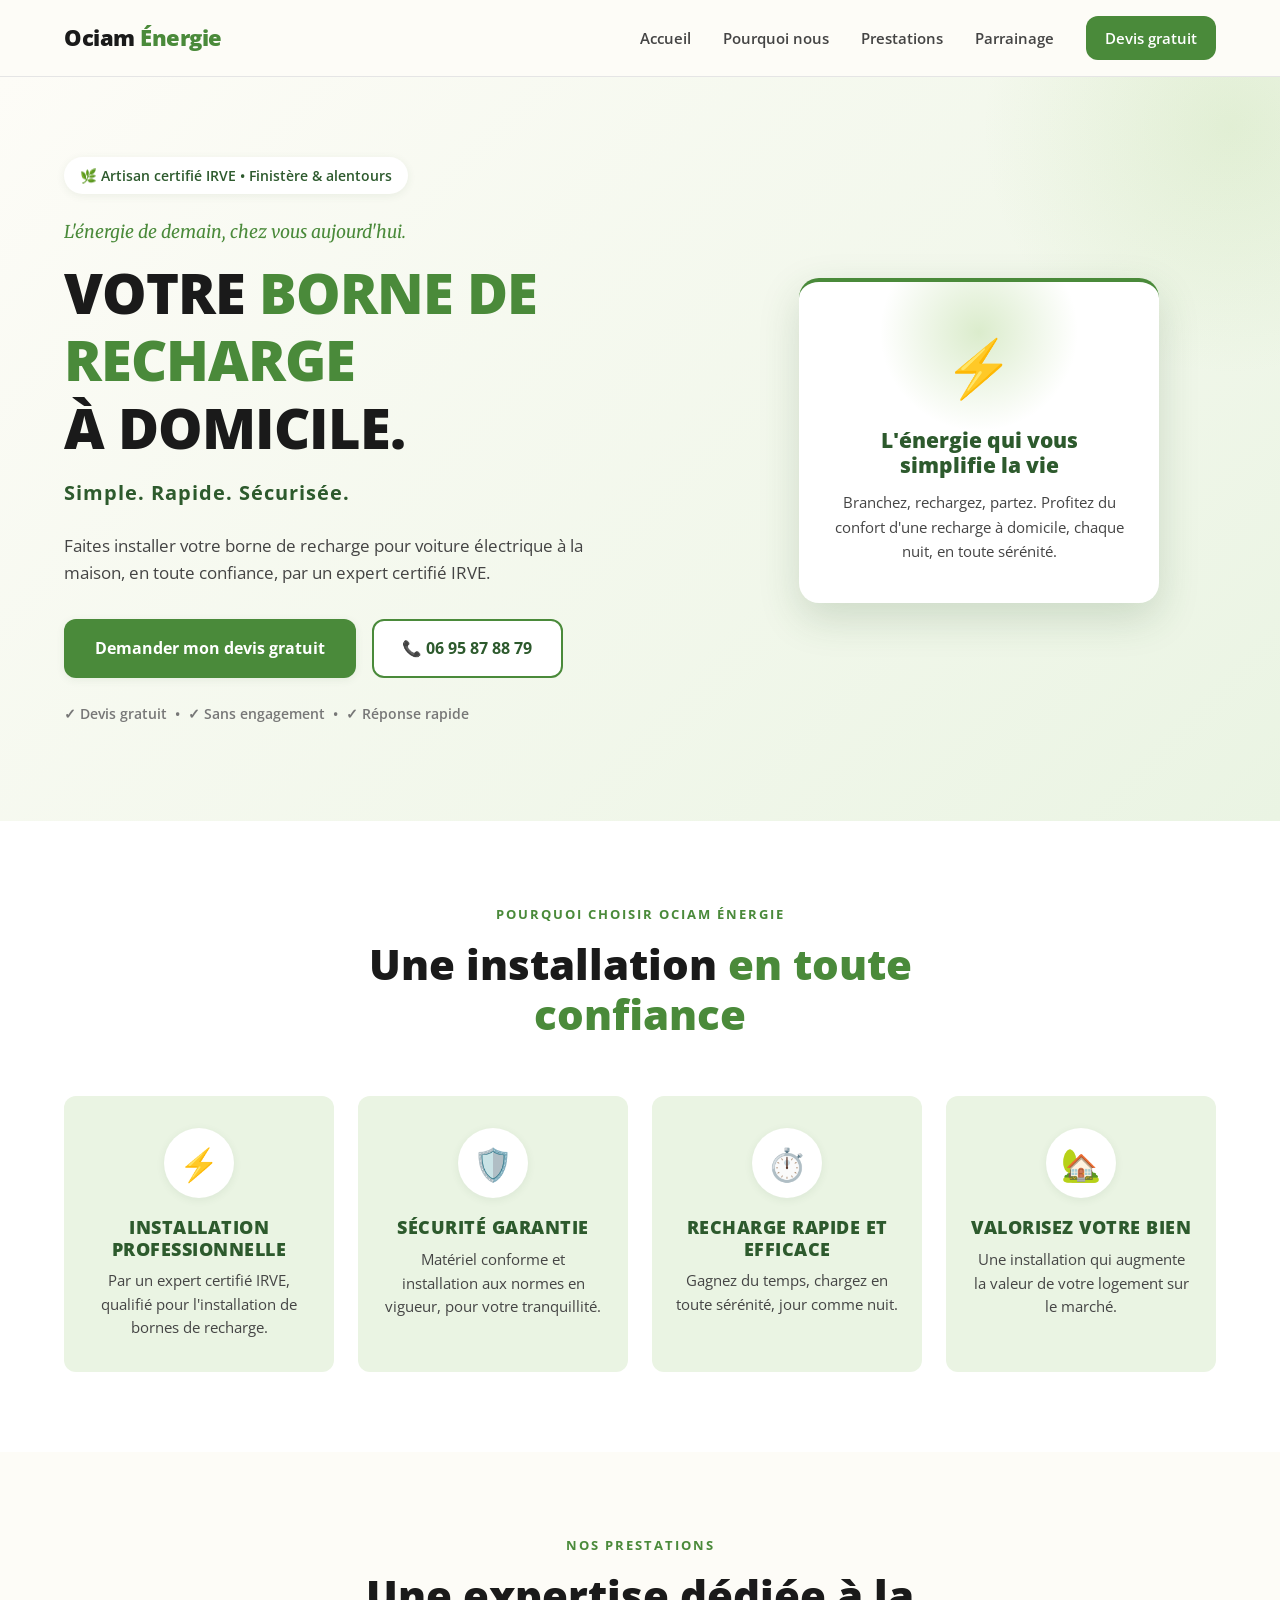
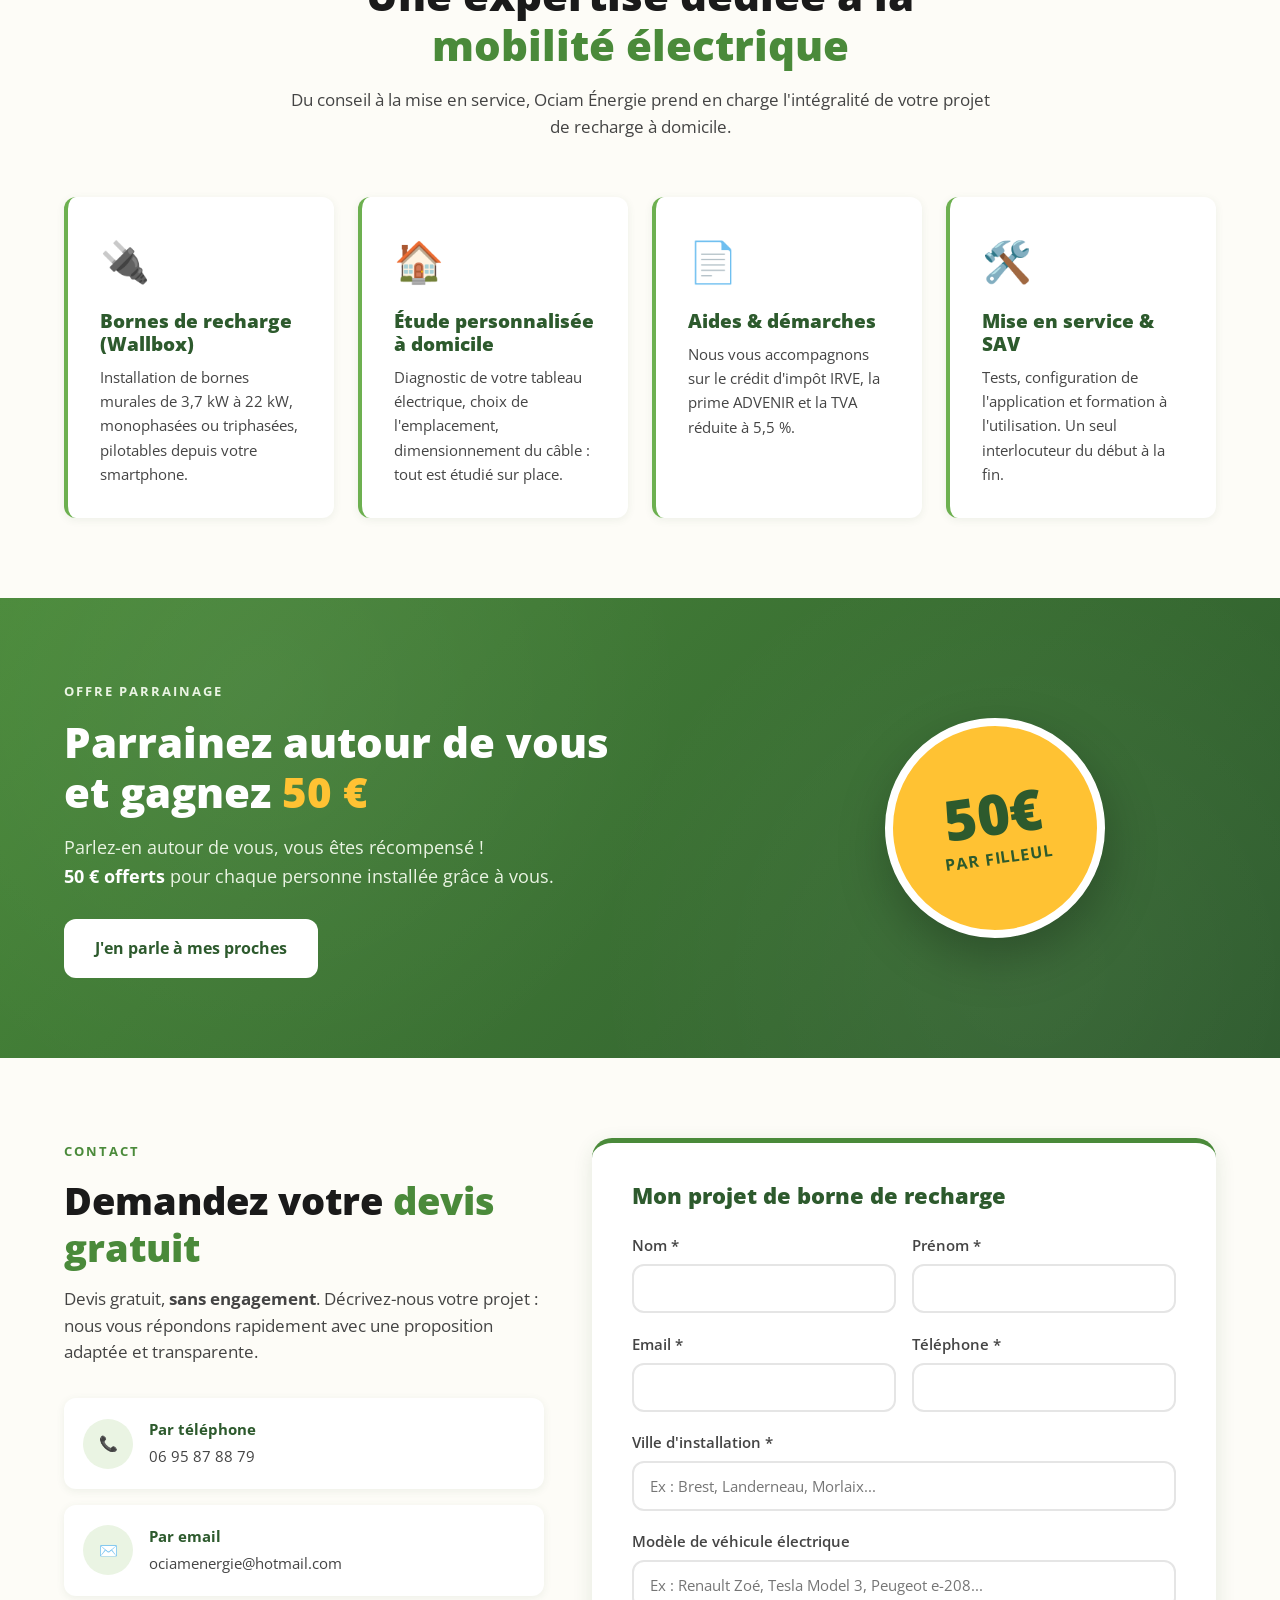
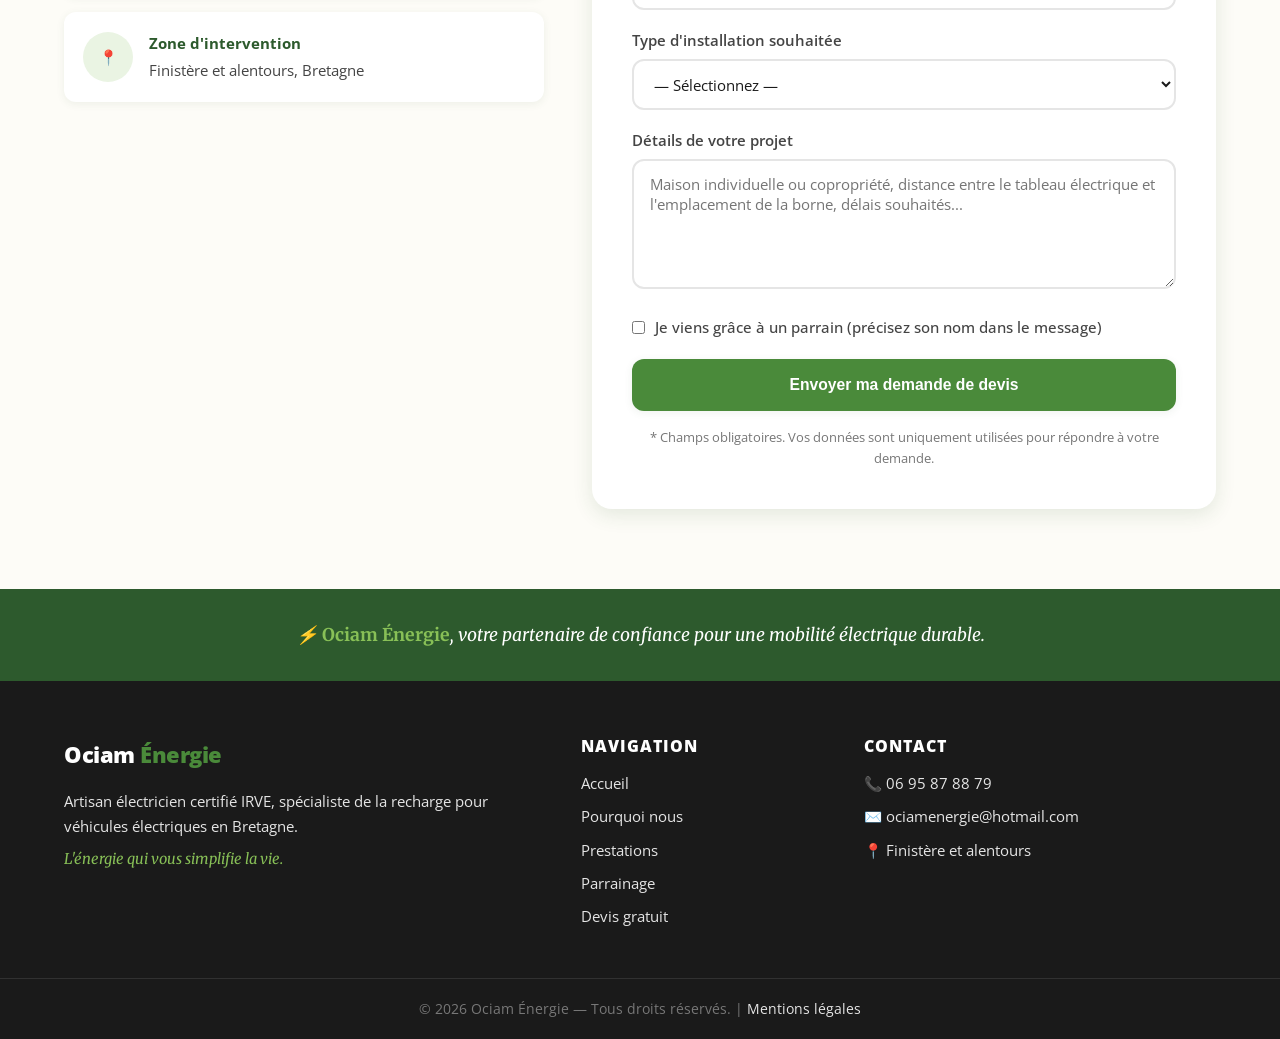
<file: index.html>
<!DOCTYPE html>
<html lang="fr">
<head>
    <meta charset="UTF-8">
    <meta name="viewport" content="width=device-width, initial-scale=1.0">
    <title>Ociam Énergie - Installation de bornes de recharge à domicile | Finistère</title>
    <meta name="description" content="Ociam Énergie, artisan électricien certifié IRVE en Bretagne (Finistère). Installation de bornes de recharge pour véhicules électriques à domicile. Devis gratuit sans engagement.">
    <meta name="keywords" content="borne de recharge, voiture électrique, IRVE, électricien, Bretagne, Finistère, particulier, installation, devis, Ociam">
    <link rel="stylesheet" href="styles.css">
    <link rel="preconnect" href="https://fonts.googleapis.com">
    <link rel="preconnect" href="https://fonts.gstatic.com" crossorigin>
    <link href="https://fonts.googleapis.com/css2?family=Merriweather:ital,wght@0,700;1,400&family=Open+Sans:wght@400;600;700;800&display=swap" rel="stylesheet">
</head>
<body>

    <header class="header">
        <div class="container header-container">
            <a href="#accueil" class="logo">
                <span class="logo-text">Ociam <span class="logo-accent">Énergie</span></span>
            </a>
            <nav class="nav">
                <a href="#accueil">Accueil</a>
                <a href="#avantages">Pourquoi nous</a>
                <a href="#services">Prestations</a>
                <a href="#parrainage">Parrainage</a>
                <a href="#devis" class="nav-cta">Devis gratuit</a>
            </nav>
        </div>
    </header>

    <section id="accueil" class="hero">
        <div class="container hero-container">
            <div class="hero-content">
                <span class="hero-tag">🌿 Artisan certifié IRVE • Finistère & alentours</span>
                <p class="hero-baseline">L'énergie de demain, chez vous aujourd'hui.</p>
                <h1>Votre <span class="highlight">borne de recharge</span><br>à domicile.</h1>
                <p class="hero-tagline"><strong>Simple. Rapide. Sécurisée.</strong></p>
                <p class="hero-subtitle">
                    Faites installer votre borne de recharge pour voiture électrique
                    à la maison, en toute confiance, par un expert certifié IRVE.
                </p>
                <div class="hero-buttons">
                    <a href="#devis" class="btn btn-primary">Demander mon devis gratuit</a>
                    <a href="tel:+33695878879" class="btn btn-secondary">📞 06 95 87 88 79</a>
                </div>
                <p class="hero-note">✓ Devis gratuit &nbsp;•&nbsp; ✓ Sans engagement &nbsp;•&nbsp; ✓ Réponse rapide</p>
            </div>
            <div class="hero-visual">
                <div class="hero-card">
                    <div class="hero-card-glow"></div>
                    <div class="hero-card-icon">⚡</div>
                    <h3>L'énergie qui vous simplifie la vie</h3>
                    <p>Branchez, rechargez, partez. Profitez du confort d'une recharge à domicile, chaque nuit, en toute sérénité.</p>
                </div>
            </div>
        </div>
    </section>

    <section id="avantages" class="avantages">
        <div class="container">
            <div class="section-header">
                <span class="section-overline">Pourquoi choisir Ociam Énergie</span>
                <h2>Une installation <span class="highlight">en toute confiance</span></h2>
            </div>
            <div class="avantages-grid">
                <article class="avantage-card">
                    <div class="avantage-icon">⚡</div>
                    <h3>Installation professionnelle</h3>
                    <p>Par un expert certifié IRVE, qualifié pour l'installation de bornes de recharge.</p>
                </article>
                <article class="avantage-card">
                    <div class="avantage-icon">🛡️</div>
                    <h3>Sécurité garantie</h3>
                    <p>Matériel conforme et installation aux normes en vigueur, pour votre tranquillité.</p>
                </article>
                <article class="avantage-card">
                    <div class="avantage-icon">⏱️</div>
                    <h3>Recharge rapide et efficace</h3>
                    <p>Gagnez du temps, chargez en toute sérénité, jour comme nuit.</p>
                </article>
                <article class="avantage-card">
                    <div class="avantage-icon">🏡</div>
                    <h3>Valorisez votre bien</h3>
                    <p>Une installation qui augmente la valeur de votre logement sur le marché.</p>
                </article>
            </div>
        </div>
    </section>

    <section id="services" class="services">
        <div class="container">
            <div class="section-header">
                <span class="section-overline">Nos prestations</span>
                <h2>Une expertise dédiée à la <span class="highlight">mobilité électrique</span></h2>
                <p>Du conseil à la mise en service, Ociam Énergie prend en charge l'intégralité de votre projet de recharge à domicile.</p>
            </div>

            <div class="services-grid">
                <article class="service-card">
                    <div class="service-icon">🔌</div>
                    <h3>Bornes de recharge (Wallbox)</h3>
                    <p>Installation de bornes murales de 3,7 kW à 22 kW, monophasées ou triphasées, pilotables depuis votre smartphone.</p>
                </article>
                <article class="service-card">
                    <div class="service-icon">🏠</div>
                    <h3>Étude personnalisée à domicile</h3>
                    <p>Diagnostic de votre tableau électrique, choix de l'emplacement, dimensionnement du câble : tout est étudié sur place.</p>
                </article>
                <article class="service-card">
                    <div class="service-icon">📄</div>
                    <h3>Aides & démarches</h3>
                    <p>Nous vous accompagnons sur le crédit d'impôt IRVE, la prime ADVENIR et la TVA réduite à 5,5 %.</p>
                </article>
                <article class="service-card">
                    <div class="service-icon">🛠️</div>
                    <h3>Mise en service & SAV</h3>
                    <p>Tests, configuration de l'application et formation à l'utilisation. Un seul interlocuteur du début à la fin.</p>
                </article>
            </div>
        </div>
    </section>

    <section id="parrainage" class="parrainage">
        <div class="container parrainage-container">
            <div class="parrainage-content">
                <span class="section-overline light">Offre parrainage</span>
                <h2>Parrainez autour de vous<br>et gagnez <span class="highlight-yellow">50 €</span></h2>
                <p>Parlez-en autour de vous, vous êtes récompensé !<br>
                   <strong>50 € offerts</strong> pour chaque personne installée grâce à vous.</p>
                <a href="#devis" class="btn btn-light">J'en parle à mes proches</a>
            </div>
            <div class="parrainage-badge">
                <div class="badge-circle">
                    <span class="badge-amount">50€</span>
                    <span class="badge-label">par filleul</span>
                </div>
            </div>
        </div>
    </section>

    <section id="devis" class="devis">
        <div class="container devis-container">
            <div class="devis-info">
                <span class="section-overline">Contact</span>
                <h2>Demandez votre <span class="highlight">devis gratuit</span></h2>
                <p>Devis gratuit, <strong>sans engagement</strong>. Décrivez-nous votre projet : nous vous répondons rapidement avec une proposition adaptée et transparente.</p>

                <div class="contact-direct">
                    <a href="tel:+33695878879" class="contact-line">
                        <span class="contact-icon">📞</span>
                        <div>
                            <strong>Par téléphone</strong>
                            <span>06 95 87 88 79</span>
                        </div>
                    </a>
                    <a href="mailto:ociamenergie@hotmail.com" class="contact-line">
                        <span class="contact-icon">✉️</span>
                        <div>
                            <strong>Par email</strong>
                            <span>ociamenergie@hotmail.com</span>
                        </div>
                    </a>
                    <div class="contact-line">
                        <span class="contact-icon">📍</span>
                        <div>
                            <strong>Zone d'intervention</strong>
                            <span>Finistère et alentours, Bretagne</span>
                        </div>
                    </div>
                </div>
            </div>

            <form class="devis-form" action="https://formspree.io/f/VOTRE_ID_FORMSPREE" method="POST">
                <h3>Mon projet de borne de recharge</h3>

                <div class="form-row">
                    <div class="form-group">
                        <label for="nom">Nom *</label>
                        <input type="text" id="nom" name="nom" required>
                    </div>
                    <div class="form-group">
                        <label for="prenom">Prénom *</label>
                        <input type="text" id="prenom" name="prenom" required>
                    </div>
                </div>

                <div class="form-row">
                    <div class="form-group">
                        <label for="email">Email *</label>
                        <input type="email" id="email" name="email" required>
                    </div>
                    <div class="form-group">
                        <label for="telephone">Téléphone *</label>
                        <input type="tel" id="telephone" name="telephone" required>
                    </div>
                </div>

                <div class="form-group">
                    <label for="ville">Ville d'installation *</label>
                    <input type="text" id="ville" name="ville" placeholder="Ex : Brest, Landerneau, Morlaix..." required>
                </div>

                <div class="form-group">
                    <label for="vehicule">Modèle de véhicule électrique</label>
                    <input type="text" id="vehicule" name="vehicule" placeholder="Ex : Renault Zoé, Tesla Model 3, Peugeot e-208...">
                </div>

                <div class="form-group">
                    <label for="type">Type d'installation souhaitée</label>
                    <select id="type" name="type">
                        <option value="">— Sélectionnez —</option>
                        <option value="wallbox">Borne murale (wallbox)</option>
                        <option value="prise">Prise renforcée</option>
                        <option value="solaire">Couplage solaire / photovoltaïque</option>
                        <option value="ne-sais-pas">Je ne sais pas, conseillez-moi</option>
                    </select>
                </div>

                <div class="form-group">
                    <label for="message">Détails de votre projet</label>
                    <textarea id="message" name="message" rows="5" placeholder="Maison individuelle ou copropriété, distance entre le tableau électrique et l'emplacement de la borne, délais souhaités..."></textarea>
                </div>

                <div class="form-group form-check">
                    <input type="checkbox" id="parrainage" name="parrainage">
                    <label for="parrainage">Je viens grâce à un parrain (précisez son nom dans le message)</label>
                </div>

                <button type="submit" class="btn btn-primary btn-block">Envoyer ma demande de devis</button>
                <p class="form-note">* Champs obligatoires. Vos données sont uniquement utilisées pour répondre à votre demande.</p>
            </form>
        </div>
    </section>

    <section class="signature">
        <div class="container">
            <p>⚡ <strong>Ociam Énergie</strong>, votre partenaire de confiance pour une mobilité électrique durable.</p>
        </div>
    </section>

    <footer class="footer">
        <div class="container footer-container">
            <div class="footer-brand">
                <a href="#accueil" class="logo">
                    <span class="logo-text">Ociam <span class="logo-accent">Énergie</span></span>
                </a>
                <p>Artisan électricien certifié IRVE, spécialiste de la recharge pour véhicules électriques en Bretagne.</p>
                <p class="footer-baseline"><em>L'énergie qui vous simplifie la vie.</em></p>
            </div>
            <div class="footer-col">
                <h4>Navigation</h4>
                <a href="#accueil">Accueil</a>
                <a href="#avantages">Pourquoi nous</a>
                <a href="#services">Prestations</a>
                <a href="#parrainage">Parrainage</a>
                <a href="#devis">Devis gratuit</a>
            </div>
            <div class="footer-col">
                <h4>Contact</h4>
                <a href="tel:+33695878879">📞 06 95 87 88 79</a>
                <a href="mailto:ociamenergie@hotmail.com">✉️ ociamenergie@hotmail.com</a>
                <span>📍 Finistère et alentours</span>
            </div>
        </div>
        <div class="footer-bottom">
            <div class="container">
                <p>© <span id="year"></span> Ociam Énergie — Tous droits réservés. | <a href="#">Mentions légales</a></p>
            </div>
        </div>
    </footer>

    <script>
        document.getElementById('year').textContent = new Date().getFullYear();

        document.querySelectorAll('a[href^="#"]').forEach(anchor => {
            anchor.addEventListener('click', function (e) {
                const target = document.querySelector(this.getAttribute('href'));
                if (target) {
                    e.preventDefault();
                    target.scrollIntoView({ behavior: 'smooth', block: 'start' });
                }
            });
        });
    </script>
</body>
</html>
</file>
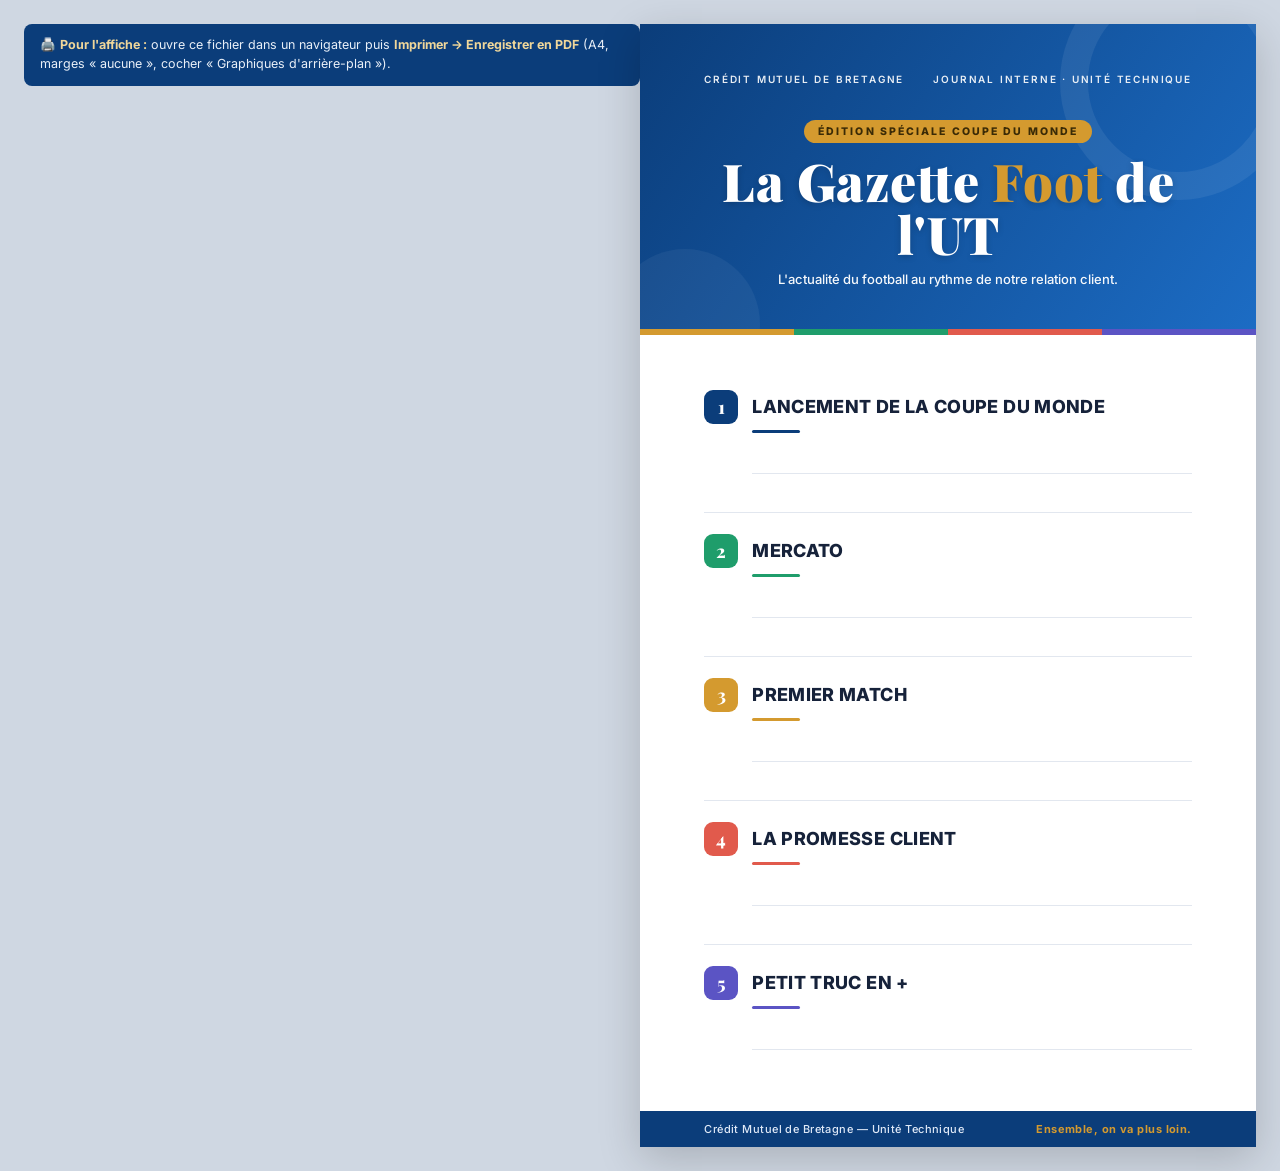
<file: gazette-foot.html>
<!DOCTYPE html>
<html lang="fr">
<head>
<meta charset="UTF-8">
<meta name="viewport" content="width=device-width, initial-scale=1.0">
<title>La Gazette Foot de l'UT — Affiche A4</title>
<link rel="preconnect" href="https://fonts.googleapis.com">
<link rel="preconnect" href="https://fonts.gstatic.com" crossorigin>
<link href="https://fonts.googleapis.com/css2?family=Playfair+Display:wght@700;800;900&family=Inter:wght@400;500;600;700;800&display=swap" rel="stylesheet">
<style>
    :root{
        --bleu:#0b3d7a;
        --bleu-clair:#1c6cc4;
        --or:#d49a2f;
        --vert:#1f9d6b;
        --corail:#e15a4c;
        --violet:#5b54c4;
        --encre:#16223a;
        --gris:#6b7686;
        --trait:#e2e7ef;
        --blanc:#ffffff;
    }

    *{box-sizing:border-box;margin:0;padding:0;}

    body{
        font-family:'Inter',Arial,sans-serif;
        background:#cfd7e2;
        color:var(--encre);
        display:flex;
        justify-content:center;
        padding:24px;
        -webkit-font-smoothing:antialiased;
    }

    /* ---- A4 pleine page ---- */
    .page{
        width:210mm;
        height:297mm;
        background:var(--blanc);
        box-shadow:0 12px 40px rgba(0,0,0,.18);
        display:flex;
        flex-direction:column;
        position:relative;
        overflow:hidden;
    }

    /* ====== EN-TÊTE pleine largeur ====== */
    .header{
        position:relative;
        background:linear-gradient(125deg,var(--bleu) 0%,var(--bleu-clair) 100%);
        color:var(--blanc);
        padding:13mm 17mm 11mm;
        text-align:center;
        overflow:hidden;
    }
    .header::before{
        content:"";position:absolute;top:-60px;right:-40px;
        width:180px;height:180px;border-radius:50%;
        border:28px solid rgba(255,255,255,.07);
    }
    .header::after{
        content:"";position:absolute;bottom:-70px;left:-30px;
        width:150px;height:150px;border-radius:50%;
        background:rgba(255,255,255,.05);
    }
    .header .top{
        display:flex;justify-content:space-between;align-items:center;
        font-size:10px;letter-spacing:.18em;text-transform:uppercase;
        font-weight:600;opacity:.9;position:relative;z-index:1;
        padding-bottom:9mm;
    }
    .edition{
        display:inline-block;background:var(--or);color:#3a2a06;
        font-size:10.5px;letter-spacing:.2em;text-transform:uppercase;
        font-weight:800;padding:5px 14px;border-radius:30px;
        margin-bottom:11px;position:relative;z-index:1;
    }
    .header h1{
        font-family:'Playfair Display',Georgia,serif;
        font-weight:900;font-size:52px;line-height:1.02;
        letter-spacing:.5px;position:relative;z-index:1;
        text-shadow:0 2px 6px rgba(0,0,0,.18);
    }
    .header h1 em{font-style:normal;color:var(--or);}
    .header .accroche{
        margin-top:11px;font-size:13px;font-weight:500;opacity:.96;
        position:relative;z-index:1;
    }
    /* liseré multicolore pleine largeur */
    .liseré{display:flex;height:6px;}
    .liseré i{flex:1;}
    .liseré i:nth-child(1){background:var(--or);}
    .liseré i:nth-child(2){background:var(--vert);}
    .liseré i:nth-child(3){background:var(--corail);}
    .liseré i:nth-child(4){background:var(--violet);}

    /* ====== CORPS : remplit toute la hauteur ====== */
    .corps{
        flex:1;
        display:flex;
        flex-direction:column;
        padding:9mm 17mm 6mm;
    }

    .rubrique{
        flex:1;                 /* chaque rubrique occupe une part égale -> page pleine */
        display:flex;
        flex-direction:column;
        padding:5.5mm 0;
        border-bottom:1px solid var(--trait);
    }
    .rubrique:last-child{border-bottom:none;}

    .rubrique-tete{
        display:flex;align-items:center;gap:14px;margin-bottom:6px;
    }
    .numero{
        flex:none;width:34px;height:34px;border-radius:9px;
        display:flex;align-items:center;justify-content:center;
        font-family:'Playfair Display',serif;font-weight:800;font-size:18px;
        color:var(--blanc);
    }
    .r1 .numero{background:var(--bleu);}
    .r2 .numero{background:var(--vert);}
    .r3 .numero{background:var(--or);}
    .r4 .numero{background:var(--corail);}
    .r5 .numero{background:var(--violet);}

    .rubrique-tete h2{
        font-size:18px;font-weight:800;text-transform:uppercase;
        letter-spacing:.02em;color:var(--encre);
    }
    .filet{height:3px;width:48px;border-radius:3px;margin-left:48px;margin-bottom:2px;}
    .r1 .filet{background:var(--bleu);}
    .r2 .filet{background:var(--vert);}
    .r3 .filet{background:var(--or);}
    .r4 .filet{background:var(--corail);}
    .r5 .filet{background:var(--violet);}

    /* zone d'écriture qui s'étire pour remplir la rubrique */
    .zone{
        flex:1;
        margin-left:48px;
        margin-top:6px;
        background-image:repeating-linear-gradient(
            to bottom,
            transparent 0,
            transparent 8.5mm,
            var(--trait) 8.5mm,
            var(--trait) calc(8.5mm + 1px)
        );
    }

    /* ====== PIED pleine largeur ====== */
    .footer{
        background:var(--bleu);color:#dfe9f7;
        display:flex;align-items:center;justify-content:space-between;
        font-size:11px;letter-spacing:.04em;font-weight:500;
        padding:11px 17mm;
    }
    .footer .signature{color:var(--or);font-weight:700;}

    @page{size:A4;margin:0;}
    @media print{
        body{background:none;padding:0;}
        .page{box-shadow:none;}
        .no-print{display:none!important;}
    }

    .aide{
        max-width:210mm;margin:0 auto 14px;
        background:var(--bleu);color:#eaf0f8;border-radius:8px;
        padding:12px 16px;font-size:12.5px;line-height:1.5;
    }
    .aide b{color:#f0d79a;}
</style>
</head>
<body>
<div class="no-print" style="width:210mm;">
    <div class="aide">
        🖨️ <b>Pour l'affiche :</b> ouvre ce fichier dans un navigateur puis
        <b>Imprimer → Enregistrer en PDF</b> (A4, marges « aucune », cocher « Graphiques d'arrière-plan »).
    </div>
</div>

<div class="page">

    <header class="header">
        <div class="top">
            <span>Crédit Mutuel de Bretagne</span>
            <span>Journal interne · Unité Technique</span>
        </div>
        <span class="edition">Édition spéciale Coupe du Monde</span>
        <h1>La Gazette <em>Foot</em> de l'UT</h1>
        <p class="accroche">L'actualité du football au rythme de notre relation client.</p>
    </header>
    <div class="liseré"><i></i><i></i><i></i><i></i></div>

    <main class="corps">

        <section class="rubrique r1">
            <div class="rubrique-tete"><span class="numero">1</span><h2>Lancement de la Coupe du Monde</h2></div>
            <div class="filet"></div>
            <div class="zone"></div>
        </section>

        <section class="rubrique r2">
            <div class="rubrique-tete"><span class="numero">2</span><h2>Mercato</h2></div>
            <div class="filet"></div>
            <div class="zone"></div>
        </section>

        <section class="rubrique r3">
            <div class="rubrique-tete"><span class="numero">3</span><h2>Premier Match</h2></div>
            <div class="filet"></div>
            <div class="zone"></div>
        </section>

        <section class="rubrique r4">
            <div class="rubrique-tete"><span class="numero">4</span><h2>La Promesse Client</h2></div>
            <div class="filet"></div>
            <div class="zone"></div>
        </section>

        <section class="rubrique r5">
            <div class="rubrique-tete"><span class="numero">5</span><h2>Petit truc en +</h2></div>
            <div class="filet"></div>
            <div class="zone"></div>
        </section>

    </main>

    <footer class="footer">
        <span>Crédit Mutuel de Bretagne — Unité Technique</span>
        <span class="signature">Ensemble, on va plus loin.</span>
    </footer>

</div>
</body>
</html>
</file>
<file: styles.css>
/* ============================================
   OCIAM ÉNERGIE - Feuille de style
   Palette inspirée de la pub : vert nature & blanc
   ============================================ */

:root {
    --green-dark: #2d5a2d;
    --green: #4a8a3a;
    --green-light: #6db050;
    --green-pale: #eaf4e3;
    --green-accent: #88c057;
    --yellow: #ffc233;
    --dark: #1a1a1a;
    --gray-dark: #444;
    --gray: #777;
    --gray-light: #e5e5e5;
    --bg: #fdfcf7;
    --white: #ffffff;
    --shadow-sm: 0 2px 8px rgba(45, 90, 45, 0.08);
    --shadow-md: 0 6px 20px rgba(45, 90, 45, 0.12);
    --shadow-lg: 0 15px 40px rgba(45, 90, 45, 0.18);
    --radius: 12px;
    --radius-lg: 20px;
    --transition: 0.25s ease;
}

* {
    margin: 0;
    padding: 0;
    box-sizing: border-box;
}

html {
    scroll-behavior: smooth;
}

body {
    font-family: 'Open Sans', -apple-system, BlinkMacSystemFont, sans-serif;
    color: var(--dark);
    background: var(--bg);
    line-height: 1.6;
    -webkit-font-smoothing: antialiased;
}

.container {
    max-width: 1200px;
    margin: 0 auto;
    padding: 0 1.5rem;
}

h1, h2, h3, h4 {
    font-family: 'Open Sans', sans-serif;
    font-weight: 800;
    line-height: 1.2;
    color: var(--dark);
}

a {
    color: var(--green);
    text-decoration: none;
    transition: color var(--transition);
}

.highlight {
    color: var(--green);
}

.highlight-yellow {
    color: var(--yellow);
}

.section-overline {
    display: inline-block;
    text-transform: uppercase;
    letter-spacing: 2px;
    font-size: 0.8rem;
    font-weight: 700;
    color: var(--green);
    margin-bottom: 1rem;
}

.section-overline.light {
    color: var(--green-pale);
}

/* ============ BUTTONS ============ */
.btn {
    display: inline-block;
    padding: 0.95rem 1.8rem;
    border-radius: var(--radius);
    font-weight: 700;
    font-size: 0.98rem;
    text-decoration: none;
    cursor: pointer;
    transition: all var(--transition);
    border: 2px solid transparent;
    text-align: center;
}

.btn-primary {
    background: var(--green);
    color: var(--white);
    box-shadow: var(--shadow-sm);
}

.btn-primary:hover {
    background: var(--green-dark);
    transform: translateY(-2px);
    box-shadow: var(--shadow-md);
    color: var(--white);
}

.btn-secondary {
    background: var(--white);
    color: var(--green-dark);
    border-color: var(--green);
}

.btn-secondary:hover {
    background: var(--green-pale);
    transform: translateY(-2px);
}

.btn-light {
    background: var(--white);
    color: var(--green-dark);
}

.btn-light:hover {
    background: var(--bg);
    transform: translateY(-2px);
}

.btn-block {
    display: block;
    width: 100%;
}

/* ============ HEADER ============ */
.header {
    position: sticky;
    top: 0;
    z-index: 100;
    background: rgba(253, 252, 247, 0.95);
    backdrop-filter: blur(10px);
    border-bottom: 1px solid var(--gray-light);
}

.header-container {
    display: flex;
    justify-content: space-between;
    align-items: center;
    padding-top: 1rem;
    padding-bottom: 1rem;
}

.logo {
    display: flex;
    align-items: center;
    gap: 0.5rem;
    text-decoration: none;
    color: var(--dark);
}

.logo-text {
    font-size: 1.4rem;
    font-weight: 800;
    letter-spacing: -0.5px;
}

.logo-accent {
    color: var(--green);
}

.nav {
    display: flex;
    align-items: center;
    gap: 2rem;
}

.nav a {
    color: var(--gray-dark);
    font-weight: 600;
    font-size: 0.95rem;
}

.nav a:hover {
    color: var(--green);
}

.nav-cta {
    background: var(--green);
    color: var(--white) !important;
    padding: 0.6rem 1.2rem;
    border-radius: var(--radius);
}

.nav-cta:hover {
    background: var(--green-dark);
    color: var(--white) !important;
}

/* ============ HERO ============ */
.hero {
    padding: 5rem 0 6rem;
    background: linear-gradient(135deg, var(--bg) 0%, var(--green-pale) 100%);
    position: relative;
    overflow: hidden;
}

.hero::before {
    content: '';
    position: absolute;
    top: -200px;
    right: -200px;
    width: 500px;
    height: 500px;
    background: radial-gradient(circle, rgba(136, 192, 87, 0.15), transparent 70%);
    border-radius: 50%;
}

.hero-container {
    display: grid;
    grid-template-columns: 1.3fr 1fr;
    gap: 4rem;
    align-items: center;
    position: relative;
    z-index: 1;
}

.hero-tag {
    display: inline-block;
    background: var(--white);
    color: var(--green-dark);
    padding: 0.5rem 1rem;
    border-radius: 50px;
    font-size: 0.85rem;
    font-weight: 600;
    box-shadow: var(--shadow-sm);
    margin-bottom: 1.5rem;
}

.hero-baseline {
    font-family: 'Merriweather', serif;
    font-style: italic;
    color: var(--green);
    font-size: 1.1rem;
    margin-bottom: 0.8rem;
}

.hero h1 {
    font-size: clamp(2.2rem, 5vw, 3.5rem);
    margin-bottom: 1rem;
    text-transform: uppercase;
    letter-spacing: -1px;
}

.hero-tagline {
    font-size: 1.25rem;
    color: var(--green-dark);
    margin-bottom: 1.5rem;
    letter-spacing: 1px;
}

.hero-subtitle {
    font-size: 1.05rem;
    color: var(--gray-dark);
    margin-bottom: 2rem;
    max-width: 540px;
}

.hero-buttons {
    display: flex;
    gap: 1rem;
    flex-wrap: wrap;
    margin-bottom: 1.5rem;
}

.hero-note {
    font-size: 0.9rem;
    color: var(--gray);
    font-weight: 600;
}

.hero-visual {
    display: flex;
    justify-content: center;
}

.hero-card {
    background: var(--white);
    padding: 2.5rem 2rem;
    border-radius: var(--radius-lg);
    box-shadow: var(--shadow-lg);
    text-align: center;
    max-width: 360px;
    position: relative;
    border-top: 4px solid var(--green);
    overflow: hidden;
}

.hero-card-glow {
    position: absolute;
    top: -50px;
    left: 50%;
    transform: translateX(-50%);
    width: 200px;
    height: 200px;
    background: radial-gradient(circle, rgba(136, 192, 87, 0.3), transparent 70%);
    border-radius: 50%;
}

.hero-card-icon {
    font-size: 3.5rem;
    margin-bottom: 1rem;
    position: relative;
}

.hero-card h3 {
    color: var(--green-dark);
    font-size: 1.3rem;
    margin-bottom: 0.8rem;
    position: relative;
}

.hero-card p {
    color: var(--gray-dark);
    font-size: 0.95rem;
    position: relative;
}

/* ============ SECTIONS GENERAL ============ */
section {
    padding: 5rem 0;
}

.section-header {
    text-align: center;
    max-width: 700px;
    margin: 0 auto 3.5rem;
}

.section-header h2 {
    font-size: clamp(1.8rem, 4vw, 2.6rem);
    margin-bottom: 1rem;
}

.section-header p {
    color: var(--gray-dark);
    font-size: 1.05rem;
}

/* ============ AVANTAGES ============ */
.avantages {
    background: var(--white);
}

.avantages-grid {
    display: grid;
    grid-template-columns: repeat(auto-fit, minmax(230px, 1fr));
    gap: 1.5rem;
}

.avantage-card {
    text-align: center;
    padding: 2rem 1.5rem;
    border-radius: var(--radius);
    background: var(--green-pale);
    transition: transform var(--transition), box-shadow var(--transition);
}

.avantage-card:hover {
    transform: translateY(-5px);
    box-shadow: var(--shadow-md);
}

.avantage-icon {
    width: 70px;
    height: 70px;
    margin: 0 auto 1.2rem;
    background: var(--white);
    border-radius: 50%;
    display: flex;
    align-items: center;
    justify-content: center;
    font-size: 2rem;
    box-shadow: var(--shadow-sm);
}

.avantage-card h3 {
    color: var(--green-dark);
    font-size: 1.1rem;
    margin-bottom: 0.6rem;
    text-transform: uppercase;
    letter-spacing: 0.5px;
}

.avantage-card p {
    color: var(--gray-dark);
    font-size: 0.92rem;
}

/* ============ SERVICES ============ */
.services {
    background: var(--bg);
}

.services-grid {
    display: grid;
    grid-template-columns: repeat(auto-fit, minmax(260px, 1fr));
    gap: 1.5rem;
}

.service-card {
    background: var(--white);
    padding: 2rem;
    border-radius: var(--radius);
    box-shadow: var(--shadow-sm);
    transition: transform var(--transition), box-shadow var(--transition);
    border-left: 4px solid var(--green-light);
}

.service-card:hover {
    transform: translateY(-4px);
    box-shadow: var(--shadow-md);
    border-left-color: var(--green);
}

.service-icon {
    font-size: 2.5rem;
    margin-bottom: 1rem;
}

.service-card h3 {
    color: var(--green-dark);
    font-size: 1.2rem;
    margin-bottom: 0.6rem;
}

.service-card p {
    color: var(--gray-dark);
    font-size: 0.95rem;
}

/* ============ PARRAINAGE ============ */
.parrainage {
    background: linear-gradient(135deg, var(--green) 0%, var(--green-dark) 100%);
    color: var(--white);
    position: relative;
    overflow: hidden;
}

.parrainage::before {
    content: '';
    position: absolute;
    top: 0;
    left: 0;
    width: 100%;
    height: 100%;
    background-image: radial-gradient(circle at 20% 20%, rgba(255, 255, 255, 0.05) 0%, transparent 40%),
                      radial-gradient(circle at 80% 80%, rgba(255, 255, 255, 0.05) 0%, transparent 40%);
}

.parrainage-container {
    display: grid;
    grid-template-columns: 1.5fr 1fr;
    gap: 3rem;
    align-items: center;
    position: relative;
}

.parrainage-content h2 {
    color: var(--white);
    font-size: clamp(1.8rem, 4vw, 2.6rem);
    margin-bottom: 1rem;
}

.parrainage-content p {
    color: var(--green-pale);
    font-size: 1.1rem;
    margin-bottom: 1.8rem;
}

.parrainage-content strong {
    color: var(--white);
}

.parrainage-badge {
    display: flex;
    justify-content: center;
}

.badge-circle {
    width: 220px;
    height: 220px;
    background: var(--yellow);
    border-radius: 50%;
    display: flex;
    flex-direction: column;
    align-items: center;
    justify-content: center;
    color: var(--green-dark);
    box-shadow: 0 20px 50px rgba(0, 0, 0, 0.25);
    transform: rotate(-8deg);
    transition: transform var(--transition);
    border: 8px solid var(--white);
}

.badge-circle:hover {
    transform: rotate(0deg) scale(1.05);
}

.badge-amount {
    font-size: 3.5rem;
    font-weight: 800;
    line-height: 1;
}

.badge-label {
    font-size: 1rem;
    font-weight: 700;
    text-transform: uppercase;
    letter-spacing: 1px;
    margin-top: 0.3rem;
}

/* ============ DEVIS ============ */
.devis {
    background: var(--bg);
}

.devis-container {
    display: grid;
    grid-template-columns: 1fr 1.3fr;
    gap: 3rem;
    align-items: start;
}

.devis-info h2 {
    font-size: clamp(1.8rem, 4vw, 2.4rem);
    margin-bottom: 1rem;
}

.devis-info > p {
    color: var(--gray-dark);
    margin-bottom: 2rem;
    font-size: 1.05rem;
}

.contact-direct {
    display: flex;
    flex-direction: column;
    gap: 1rem;
}

.contact-line {
    display: flex;
    align-items: center;
    gap: 1rem;
    padding: 1.2rem;
    background: var(--white);
    border-radius: var(--radius);
    box-shadow: var(--shadow-sm);
    color: var(--dark);
    transition: transform var(--transition), box-shadow var(--transition);
}

a.contact-line:hover {
    transform: translateX(5px);
    box-shadow: var(--shadow-md);
    color: var(--green-dark);
}

.contact-icon {
    font-size: 1.6rem;
    width: 50px;
    height: 50px;
    background: var(--green-pale);
    border-radius: 50%;
    display: flex;
    align-items: center;
    justify-content: center;
    flex-shrink: 0;
}

.contact-line strong {
    display: block;
    color: var(--green-dark);
    font-size: 0.95rem;
    margin-bottom: 0.15rem;
}

.contact-line span {
    color: var(--gray-dark);
    font-size: 0.95rem;
}

.devis-form {
    background: var(--white);
    padding: 2.5rem;
    border-radius: var(--radius-lg);
    box-shadow: var(--shadow-md);
    border-top: 5px solid var(--green);
}

.devis-form h3 {
    color: var(--green-dark);
    font-size: 1.4rem;
    margin-bottom: 1.5rem;
}

.form-row {
    display: grid;
    grid-template-columns: 1fr 1fr;
    gap: 1rem;
}

.form-group {
    margin-bottom: 1.2rem;
}

.form-group label {
    display: block;
    font-weight: 600;
    margin-bottom: 0.4rem;
    color: var(--gray-dark);
    font-size: 0.92rem;
}

.form-group input,
.form-group select,
.form-group textarea {
    width: 100%;
    padding: 0.8rem 1rem;
    border: 2px solid var(--gray-light);
    border-radius: var(--radius);
    font-family: inherit;
    font-size: 0.95rem;
    background: var(--white);
    color: var(--dark);
    transition: border-color var(--transition), box-shadow var(--transition);
}

.form-group input:focus,
.form-group select:focus,
.form-group textarea:focus {
    outline: none;
    border-color: var(--green);
    box-shadow: 0 0 0 3px rgba(74, 138, 58, 0.15);
}

.form-group textarea {
    resize: vertical;
    min-height: 100px;
}

.form-check {
    display: flex;
    align-items: center;
    gap: 0.6rem;
}

.form-check input {
    width: auto;
    margin: 0;
}

.form-check label {
    margin: 0;
    font-weight: 500;
    cursor: pointer;
}

.form-note {
    margin-top: 1rem;
    font-size: 0.82rem;
    color: var(--gray);
    text-align: center;
}

/* ============ SIGNATURE ============ */
.signature {
    background: var(--green-dark);
    padding: 2rem 0;
    text-align: center;
}

.signature p {
    color: var(--white);
    font-family: 'Merriweather', serif;
    font-style: italic;
    font-size: 1.1rem;
}

.signature strong {
    color: var(--green-accent);
    font-style: normal;
}

/* ============ FOOTER ============ */
.footer {
    background: var(--dark);
    color: var(--gray-light);
    padding-top: 3.5rem;
}

.footer-container {
    display: grid;
    grid-template-columns: 2fr 1fr 1.5fr;
    gap: 3rem;
    padding-bottom: 2.5rem;
}

.footer-brand .logo {
    color: var(--white);
    margin-bottom: 1rem;
}

.footer-brand .logo-text {
    color: var(--white);
}

.footer-brand p {
    color: var(--gray-light);
    font-size: 0.92rem;
    line-height: 1.7;
    margin-bottom: 0.5rem;
}

.footer-baseline {
    color: var(--green-accent) !important;
    font-family: 'Merriweather', serif;
}

.footer-col h4 {
    color: var(--white);
    font-size: 1rem;
    margin-bottom: 1rem;
    text-transform: uppercase;
    letter-spacing: 1px;
}

.footer-col a,
.footer-col span {
    display: block;
    color: var(--gray-light);
    font-size: 0.92rem;
    margin-bottom: 0.6rem;
}

.footer-col a:hover {
    color: var(--green-accent);
}

.footer-bottom {
    border-top: 1px solid rgba(255, 255, 255, 0.1);
    padding: 1.2rem 0;
}

.footer-bottom p {
    font-size: 0.85rem;
    color: var(--gray);
    text-align: center;
}

.footer-bottom a {
    color: var(--gray-light);
}

/* ============ RESPONSIVE ============ */
@media (max-width: 900px) {
    .hero-container,
    .parrainage-container,
    .devis-container {
        grid-template-columns: 1fr;
        gap: 2.5rem;
    }

    .hero-visual,
    .parrainage-badge {
        order: -1;
    }

    .footer-container {
        grid-template-columns: 1fr 1fr;
    }

    .footer-brand {
        grid-column: 1 / -1;
    }
}

@media (max-width: 640px) {
    section {
        padding: 3.5rem 0;
    }

    .hero {
        padding: 3rem 0 4rem;
    }

    .nav {
        gap: 1rem;
    }

    .nav a:not(.nav-cta) {
        display: none;
    }

    .form-row {
        grid-template-columns: 1fr;
        gap: 0;
    }

    .hero-buttons {
        flex-direction: column;
    }

    .hero-buttons .btn {
        width: 100%;
    }

    .devis-form {
        padding: 1.8rem 1.3rem;
    }

    .footer-container {
        grid-template-columns: 1fr;
        gap: 2rem;
    }

    .badge-circle {
        width: 180px;
        height: 180px;
    }

    .badge-amount {
        font-size: 2.8rem;
    }
}
</file>
